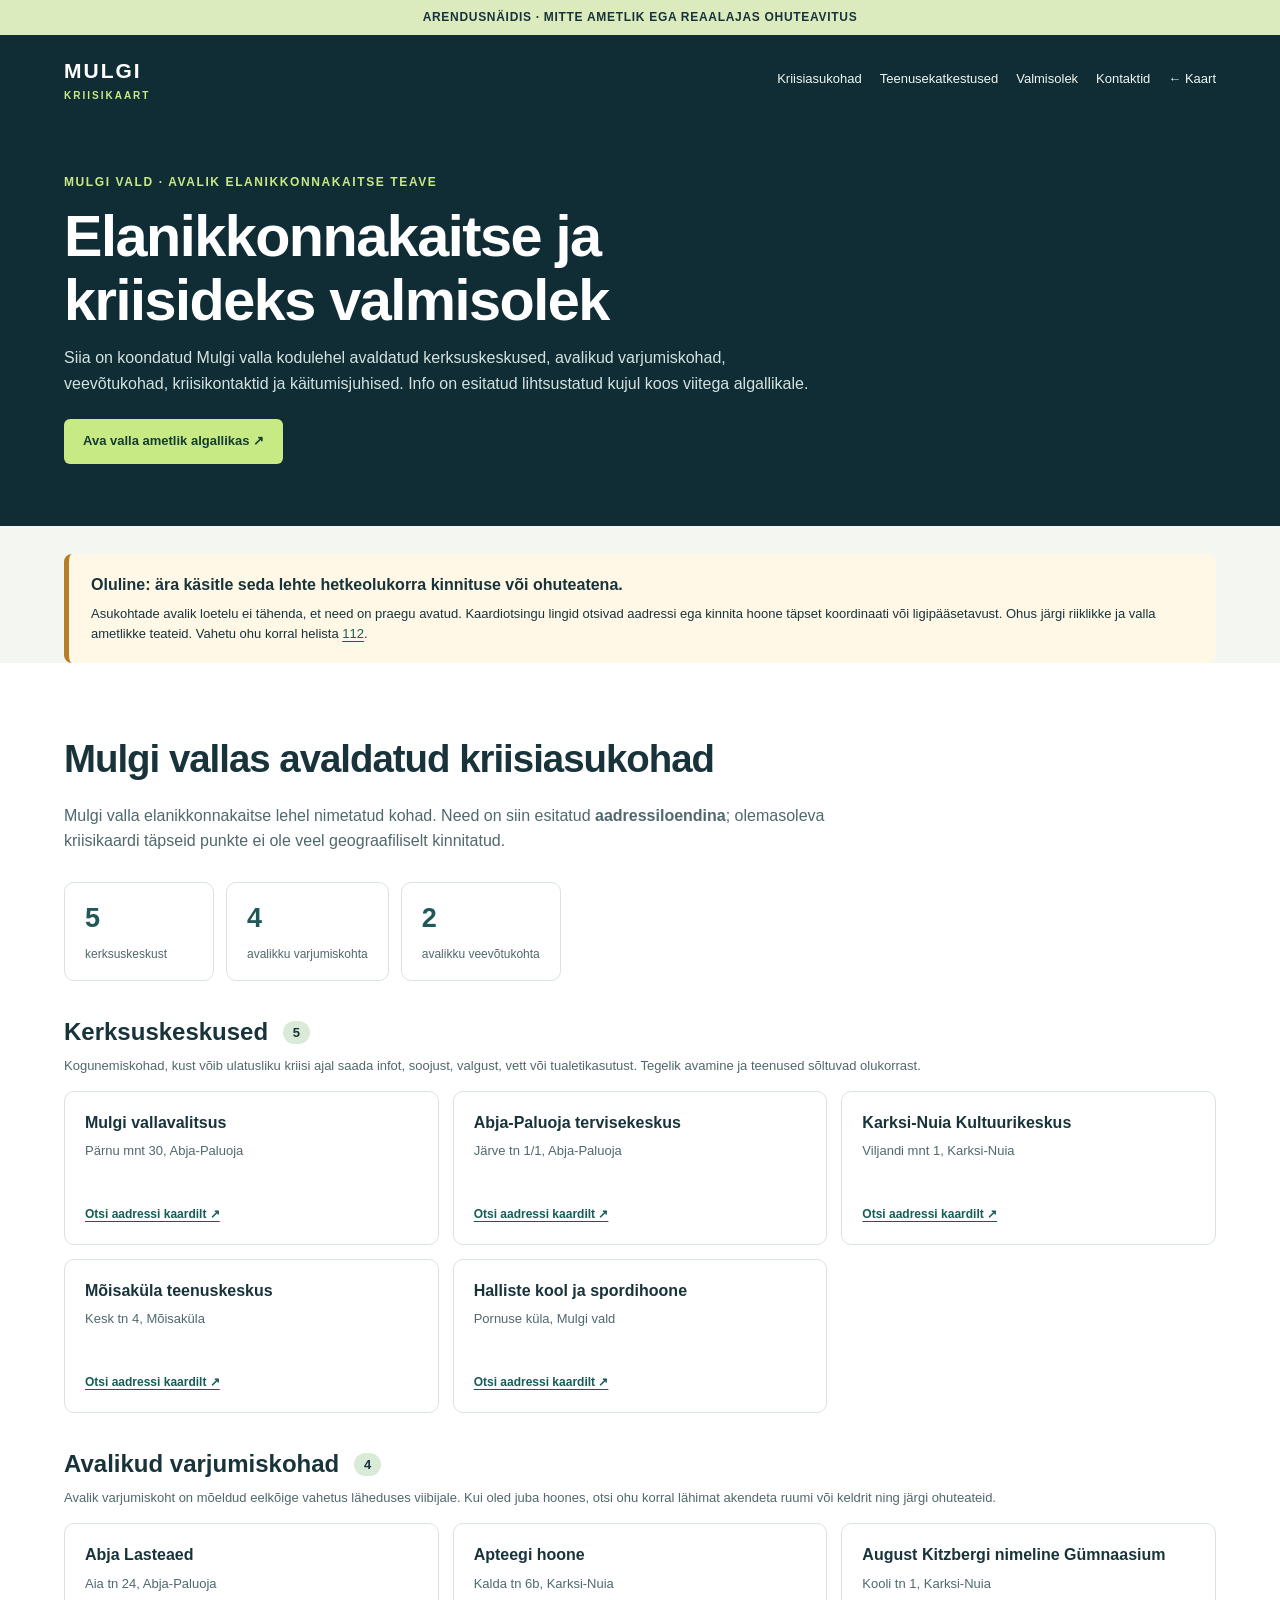
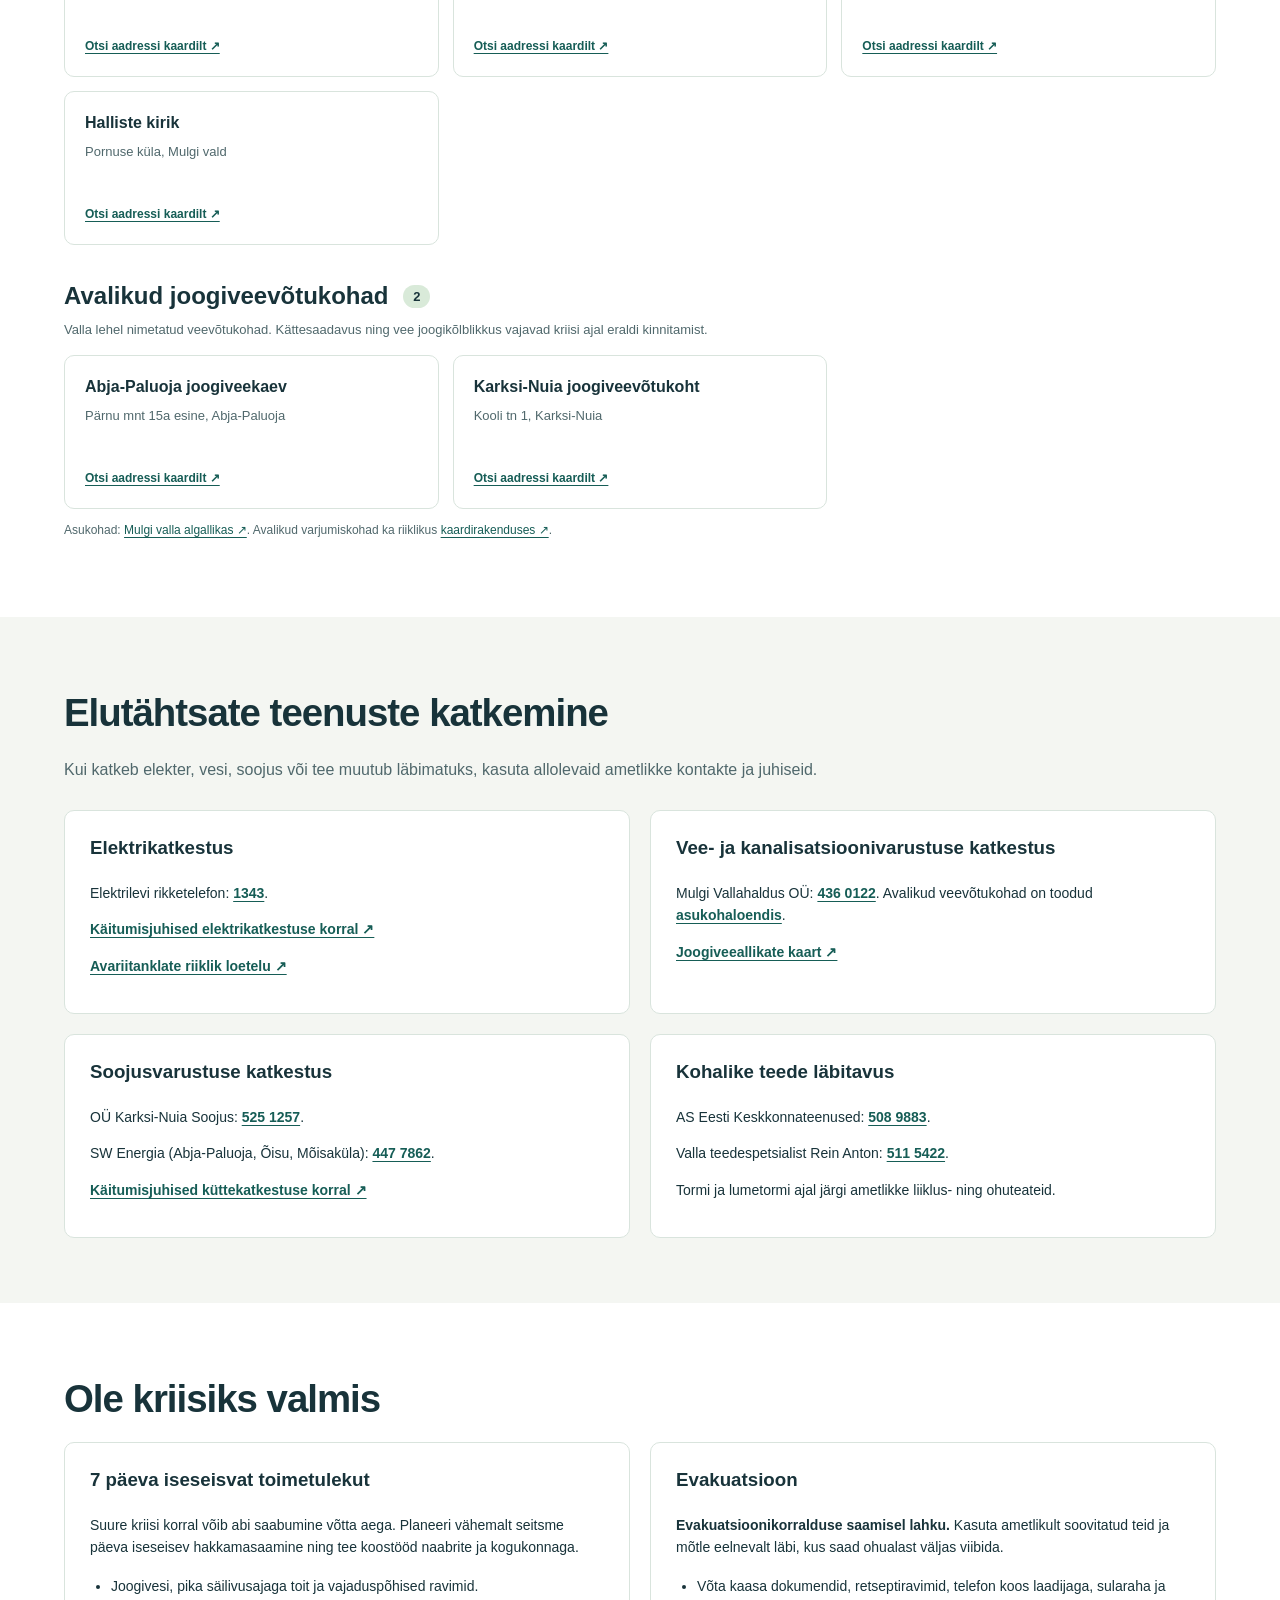
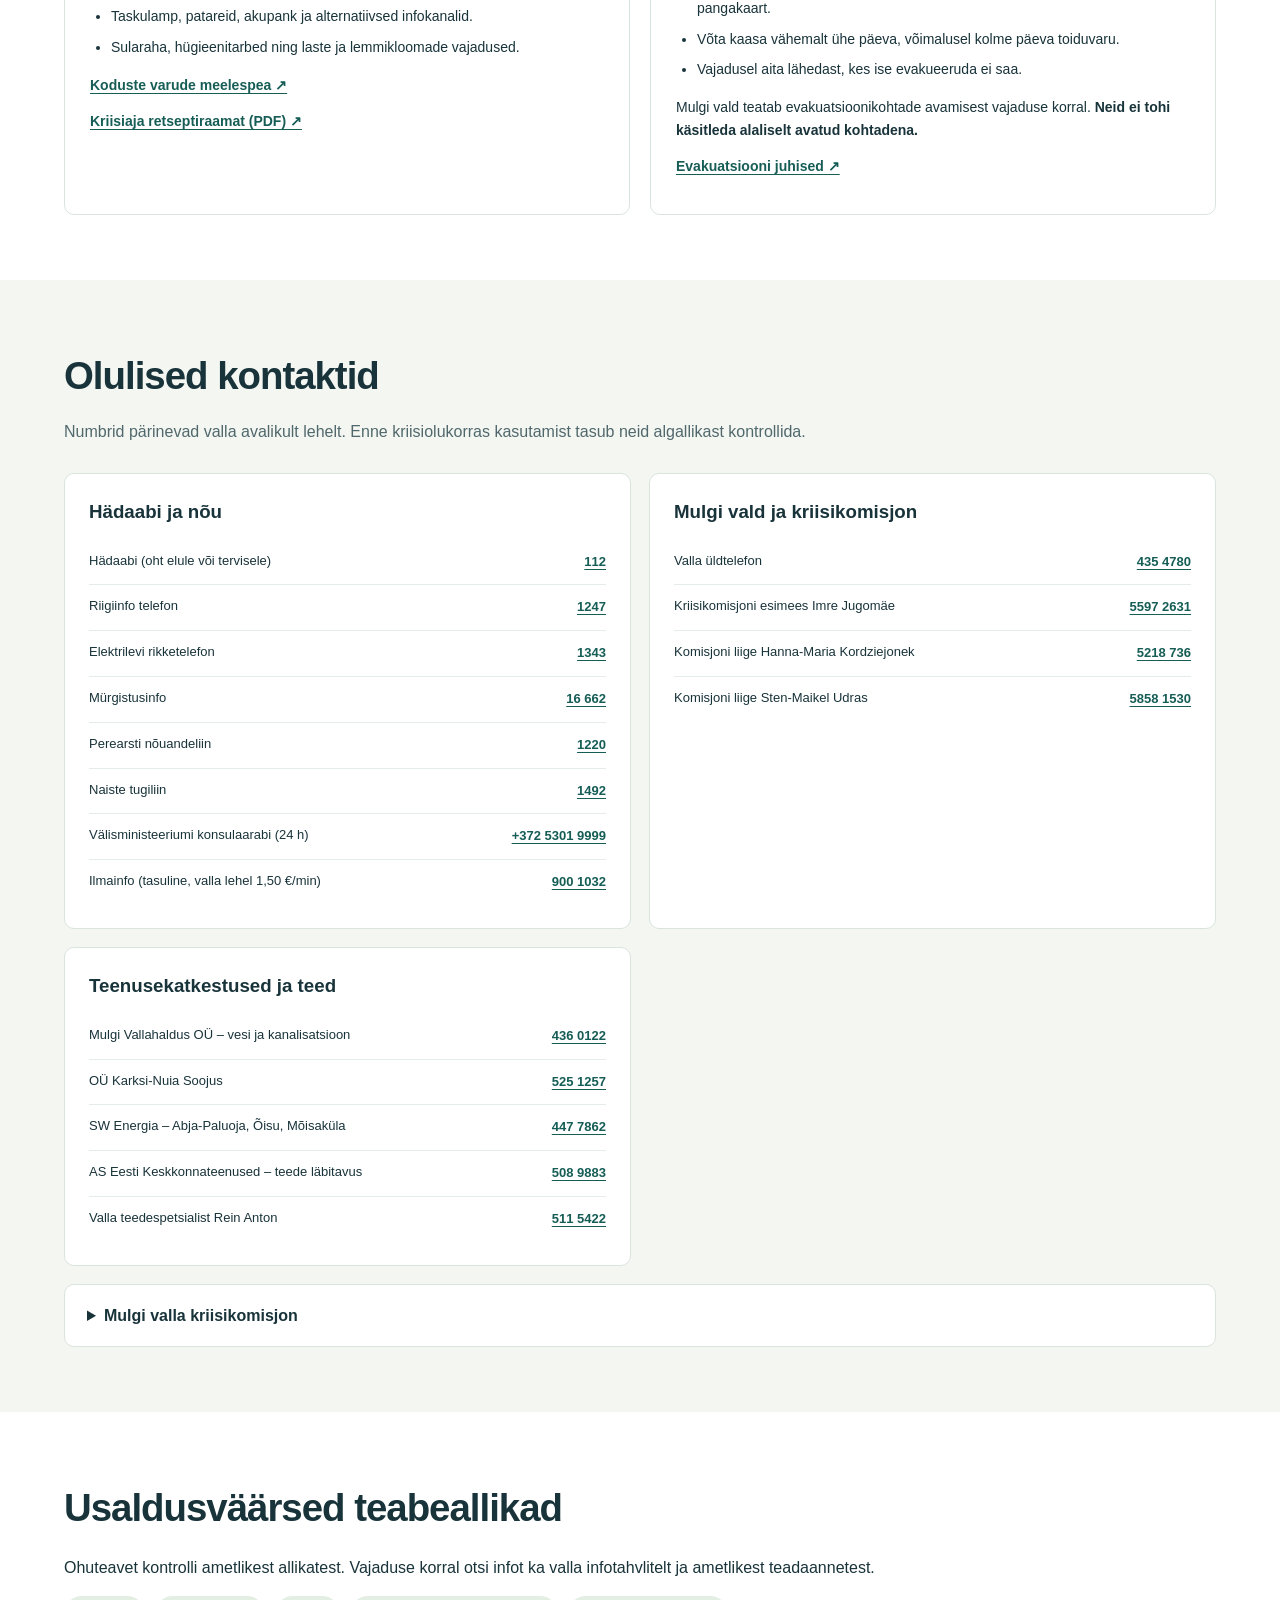
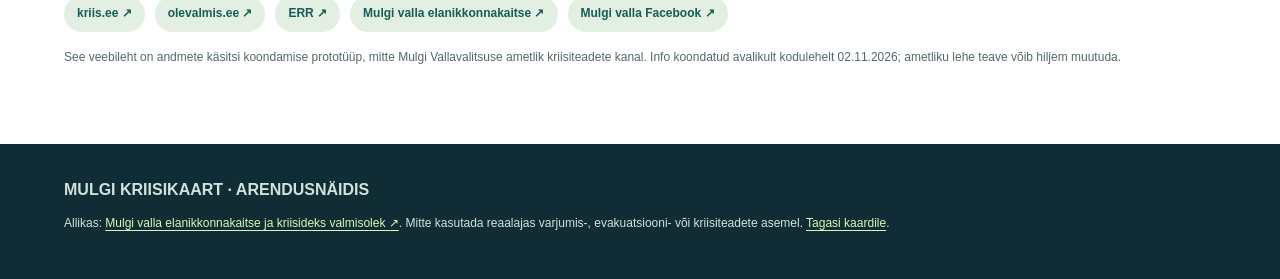
<file: elanikkonnakaitse.html>
<!doctype html>
<html lang="et">
<head>
 <meta charset="utf-8">
 <meta name="viewport" content="width=device-width, initial-scale=1">
 <meta name="theme-color" content="#102d35">
 <meta name="description" content="Mulgi valla avaliku elanikkonnakaitse teabe koond: kerksuskeskused, varjumiskohad, veevõtukohad, juhised ja kontaktid. Mitteametlik arendusnäidis.">
 <title>Elanikkonnakaitse ja kriisideks valmisolek | Mulgi kriisikaart</title>
 <style>
 :root{--navy:#102d35;--green:#c8ea84;--ink:#18333a;--muted:#50686c;--bg:#f4f6f2;--line:#d9e4dd}
 *{box-sizing:border-box}html{scroll-behavior:smooth}body{font-family:Inter,Segoe UI,Arial,sans-serif;margin:0;color:var(--ink);background:var(--bg);line-height:1.6}a{color:#165d56;text-underline-offset:3px}a:focus-visible{outline:3px solid #e4a93c;outline-offset:3px}
 .container{max-width:1200px;margin:auto;padding:0 24px}.skip{position:absolute;left:-10000px}.skip:focus{left:10px;top:10px;padding:12px;background:white;z-index:999}
 .ribbon{background:#dcebbd;text-align:center;padding:8px 12px;font-size:12px;font-weight:800;letter-spacing:.7px}
 header{background:var(--navy);color:white}.top{display:flex;align-items:center;justify-content:space-between;gap:18px;padding-top:19px;padding-bottom:19px}.logo{font-weight:900;letter-spacing:2px;font-size:21px;color:white;text-decoration:none}.logo span{display:block;font-size:10px;letter-spacing:2px;color:var(--green)}
 .top nav{display:flex;gap:18px;flex-wrap:wrap}.top nav a{color:#edf7f2;font-size:13px;text-decoration:none}.top nav a:hover{text-decoration:underline}
 .hero{background:var(--navy);color:white;padding:50px 0 62px}.eyebrow{color:var(--green);font-size:12px;letter-spacing:1.6px;font-weight:900;text-transform:uppercase}.hero h1{font-size:clamp(35px,4.5vw,58px);line-height:1.12;letter-spacing:-1.5px;margin:12px 0}.hero p{max-width:750px;color:#d3e2e1;margin:0 0 23px}.button{display:inline-flex;align-items:center;padding:12px 19px;background:var(--green);color:#153b35;text-decoration:none;font-size:13px;font-weight:800;border-radius:6px}
 .alert{border-left:5px solid #b77d25;background:#fff8e6;border-radius:8px;padding:18px 22px;margin:28px 0 0}.alert strong{display:block;margin-bottom:6px}.alert p{margin:0;font-size:13px}
 .section{padding:65px 0}.section:nth-of-type(even){background:white}.section h2{font-size:clamp(28px,3vw,39px);letter-spacing:-1px;margin:0 0 13px}.lead{max-width:800px;color:var(--muted);margin:0 0 28px}
 .stats{display:flex;flex-wrap:wrap;gap:12px;margin:27px 0}.stat{padding:14px 20px;border:1px solid var(--line);border-radius:10px;background:white;min-width:150px}.stat b{display:block;font-size:27px;color:#205958}.stat span{font-size:12px;color:var(--muted)}
 .locations-group{margin-top:32px}.group-title h3{font-size:24px;margin:0 0 5px}.group-title h3 span{font-size:13px;background:#d9ead9;border-radius:25px;padding:4px 10px;margin-left:8px;vertical-align:middle}.group-title p{color:var(--muted);font-size:13px;max-width:940px;margin:0 0 14px}
 .locations-grid{display:grid;grid-template-columns:repeat(3,minmax(0,1fr));gap:14px}.point{background:white;border:1px solid var(--line);border-radius:10px;padding:20px;min-height:154px;display:flex;flex-direction:column}.point h4{font-size:16px;margin:0 0 8px;line-height:1.35}.point p{font-size:13px;color:var(--muted);margin:0 0 12px}.point a{font-size:12px;font-weight:800;margin-top:auto}
 .cols{display:grid;grid-template-columns:repeat(2,minmax(0,1fr));gap:20px}.panel{padding:22px 25px;border-radius:10px;background:white;border:1px solid var(--line)}.panel h3{margin-top:0}.panel p,.panel li{font-size:14px}.panel li{margin:8px 0}.panel ul{padding-left:21px}.panel a{font-weight:700}
 .contacts{display:grid;grid-template-columns:repeat(2,minmax(0,1fr));gap:18px}.contact-card{background:#fff;border-radius:10px;border:1px solid var(--line);padding:23px 24px}.contact-card h3{margin:0 0 13px}.contact-card dl{margin:0}.contact-card dl div{display:flex;justify-content:space-between;gap:12px;padding:12px 0;border-bottom:1px solid #e5ebe7}.contact-card dl div:last-child{border:0}.contact-card dt{font-size:13px;line-height:1.35}.contact-card dd{margin:0;font-size:13px;white-space:nowrap;font-weight:800}
 details{background:#fff;border:1px solid var(--line);border-radius:10px;margin-top:18px;padding:18px 22px}summary{cursor:pointer;font-weight:800}details p{font-size:14px;color:var(--muted)}
 .links{display:flex;gap:10px;flex-wrap:wrap;margin:16px 0}.links a{display:inline-block;background:#e3efe3;border-radius:25px;padding:8px 13px;font-size:12px;font-weight:800;text-decoration:none}
 .small{font-size:12px;color:var(--muted)}footer{background:var(--navy);color:#d1e2de;padding:33px 0}footer p{font-size:12px;max-width:900px}footer a{color:#dbf7b6}
 @media(max-width:800px){.locations-grid,.cols,.contacts{grid-template-columns:1fr 1fr}.top{align-items:start;flex-direction:column}}
 @media(max-width:600px){.container{padding:0 17px}.locations-grid,.cols,.contacts{grid-template-columns:1fr}.section{padding:44px 0}.top nav{gap:12px}.contact-card dl div{flex-direction:column;gap:5px}.hero{padding:40px 0}.stat{flex:1 1 40%}}
 @media print{.ribbon,header nav,.button{display:none}.hero{color:black;background:white}.hero p{color:black}.section{padding:20px 0}.locations-grid,.contacts,.cols{grid-template-columns:1fr 1fr}}
 </style>
</head>
<body>
<a class="skip" href="#sisu">Liigu sisu juurde</a>
<div class="ribbon">ARENDUSNÄIDIS · MITTE AMETLIK EGA REAALAJAS OHUTEAVITUS</div>
<header><div class="top container"><a class="logo" href="./index.html">MULGI <span>KRIISIKAART</span></a><nav aria-label="Teemad"><a href="#asukohad">Kriisiasukohad</a><a href="#teenused">Teenusekatkestused</a><a href="#evakuatsioon">Valmisolek</a><a href="#kontaktid">Kontaktid</a><a href="./index.html">← Kaart</a></nav></div></header>
<main id="sisu">
 <section class="hero"><div class="container"><div class="eyebrow">Mulgi vald · avalik elanikkonnakaitse teave</div><h1>Elanikkonnakaitse ja<br>kriisideks valmisolek</h1><p>Siia on koondatud Mulgi valla kodulehel avaldatud kerksuskeskused, avalikud varjumiskohad, veevõtukohad, kriisikontaktid ja käitumisjuhised. Info on esitatud lihtsustatud kujul koos viitega algallikale.</p><a class="button" href="https://mulgivald.ee/vald-uudised-ja-kontakt/elanikkonnakaitse/elanikkonnakaitse-ja-kriisideks-valmisolek/" target="_blank" rel="noopener noreferrer">Ava valla ametlik algallikas ↗</a></div></section>
 <div class="container"><div class="alert" role="note"><strong>Oluline: ära käsitle seda lehte hetkeolukorra kinnituse või ohuteatena.</strong><p>Asukohtade avalik loetelu ei tähenda, et need on praegu avatud. Kaardiotsingu lingid otsivad aadressi ega kinnita hoone täpset koordinaati või ligipääsetavust. Ohus järgi riiklikke ja valla ametlikke teateid. Vahetu ohu korral helista <a href="tel:112">112</a>.</p></div></div>
 <section id="asukohad" class="section"><div class="container"><h2>Mulgi vallas avaldatud kriisiasukohad</h2><p class="lead">Mulgi valla elanikkonnakaitse lehel nimetatud kohad. Need on siin esitatud <strong>aadressiloendina</strong>; olemasoleva kriisikaardi täpseid punkte ei ole veel geograafiliselt kinnitatud.</p><div class="stats"><div class="stat"><b>5</b><span>kerksuskeskust</span></div><div class="stat"><b>4</b><span>avalikku varjumiskohta</span></div><div class="stat"><b>2</b><span>avalikku veevõtukohta</span></div></div><section id="kerksus" class="locations-group"><div class="group-title"><h3>Kerksuskeskused <span>5</span></h3><p>Kogunemiskohad, kust võib ulatusliku kriisi ajal saada infot, soojust, valgust, vett või tualetikasutust. Tegelik avamine ja teenused sõltuvad olukorrast.</p></div><div class="locations-grid"><article class="point"><h4>Mulgi vallavalitsus</h4><p>Pärnu mnt 30, Abja-Paluoja</p><a href="https://www.openstreetmap.org/search?query=P%C3%A4rnu%20mnt%2030%2C%20Abja-Paluoja%2C%20Eesti" target="_blank" rel="noopener noreferrer">Otsi aadressi kaardilt ↗</a></article><article class="point"><h4>Abja-Paluoja tervisekeskus</h4><p>Järve tn 1/1, Abja-Paluoja</p><a href="https://www.openstreetmap.org/search?query=J%C3%A4rve%20tn%201%2F1%2C%20Abja-Paluoja%2C%20Eesti" target="_blank" rel="noopener noreferrer">Otsi aadressi kaardilt ↗</a></article><article class="point"><h4>Karksi-Nuia Kultuurikeskus</h4><p>Viljandi mnt 1, Karksi-Nuia</p><a href="https://www.openstreetmap.org/search?query=Viljandi%20mnt%201%2C%20Karksi-Nuia%2C%20Eesti" target="_blank" rel="noopener noreferrer">Otsi aadressi kaardilt ↗</a></article><article class="point"><h4>Mõisaküla teenuskeskus</h4><p>Kesk tn 4, Mõisaküla</p><a href="https://www.openstreetmap.org/search?query=Kesk%20tn%204%2C%20M%C3%B5isak%C3%BCla%2C%20Eesti" target="_blank" rel="noopener noreferrer">Otsi aadressi kaardilt ↗</a></article><article class="point"><h4>Halliste kool ja spordihoone</h4><p>Pornuse küla, Mulgi vald</p><a href="https://www.openstreetmap.org/search?query=Pornuse%20k%C3%BCla%2C%20Mulgi%20vald%2C%20Eesti" target="_blank" rel="noopener noreferrer">Otsi aadressi kaardilt ↗</a></article></div></section>
<section id="varjumine" class="locations-group"><div class="group-title"><h3>Avalikud varjumiskohad <span>4</span></h3><p>Avalik varjumiskoht on mõeldud eelkõige vahetus läheduses viibijale. Kui oled juba hoones, otsi ohu korral lähimat akendeta ruumi või keldrit ning järgi ohuteateid.</p></div><div class="locations-grid"><article class="point"><h4>Abja Lasteaed</h4><p>Aia tn 24, Abja-Paluoja</p><a href="https://www.openstreetmap.org/search?query=Aia%20tn%2024%2C%20Abja-Paluoja%2C%20Eesti" target="_blank" rel="noopener noreferrer">Otsi aadressi kaardilt ↗</a></article><article class="point"><h4>Apteegi hoone</h4><p>Kalda tn 6b, Karksi-Nuia</p><a href="https://www.openstreetmap.org/search?query=Kalda%20tn%206b%2C%20Karksi-Nuia%2C%20Eesti" target="_blank" rel="noopener noreferrer">Otsi aadressi kaardilt ↗</a></article><article class="point"><h4>August Kitzbergi nimeline Gümnaasium</h4><p>Kooli tn 1, Karksi-Nuia</p><a href="https://www.openstreetmap.org/search?query=Kooli%20tn%201%2C%20Karksi-Nuia%2C%20Eesti" target="_blank" rel="noopener noreferrer">Otsi aadressi kaardilt ↗</a></article><article class="point"><h4>Halliste kirik</h4><p>Pornuse küla, Mulgi vald</p><a href="https://www.openstreetmap.org/search?query=Pornuse%20k%C3%BCla%2C%20Mulgi%20vald%2C%20Eesti" target="_blank" rel="noopener noreferrer">Otsi aadressi kaardilt ↗</a></article></div></section>
<section id="vesi" class="locations-group"><div class="group-title"><h3>Avalikud joogiveevõtukohad <span>2</span></h3><p>Valla lehel nimetatud veevõtukohad. Kättesaadavus ning vee joogikõlblikkus vajavad kriisi ajal eraldi kinnitamist.</p></div><div class="locations-grid"><article class="point"><h4>Abja-Paluoja joogiveekaev</h4><p>Pärnu mnt 15a esine, Abja-Paluoja</p><a href="https://www.openstreetmap.org/search?query=P%C3%A4rnu%20mnt%2015a%20esine%2C%20Abja-Paluoja%2C%20Eesti" target="_blank" rel="noopener noreferrer">Otsi aadressi kaardilt ↗</a></article><article class="point"><h4>Karksi-Nuia joogiveevõtukoht</h4><p>Kooli tn 1, Karksi-Nuia</p><a href="https://www.openstreetmap.org/search?query=Kooli%20tn%201%2C%20Karksi-Nuia%2C%20Eesti" target="_blank" rel="noopener noreferrer">Otsi aadressi kaardilt ↗</a></article></div></section><p class="small">Asukohad: <a href="https://mulgivald.ee/vald-uudised-ja-kontakt/elanikkonnakaitse/elanikkonnakaitse-ja-kriisideks-valmisolek/" target="_blank" rel="noopener noreferrer">Mulgi valla algallikas ↗</a>. Avalikud varjumiskohad ka riiklikus <a href="https://xgis.maaamet.ee/xgis2/page/app/paasteamet_varjumiskohad" target="_blank" rel="noopener noreferrer">kaardirakenduses ↗</a>.</p></div></section>
 <section id="teenused" class="section"><div class="container"><h2>Elutähtsate teenuste katkemine</h2><p class="lead">Kui katkeb elekter, vesi, soojus või tee muutub läbimatuks, kasuta allolevaid ametlikke kontakte ja juhiseid.</p><div class="cols">
  <article class="panel"><h3>Elektrikatkestus</h3><p>Elektrilevi rikketelefon: <strong><a href="tel:1343">1343</a></strong>.</p><p><a href="https://www.olevalmis.ee/elektrikatkestus" target="_blank" rel="noopener noreferrer">Käitumisjuhised elektrikatkestuse korral ↗</a></p><p><a href="https://varudekeskus.ee/eesti-varude-keskus/toimepidevus/vedelkutused/avariitanklad" target="_blank" rel="noopener noreferrer">Avariitanklate riiklik loetelu ↗</a></p></article>
  <article class="panel"><h3>Vee- ja kanalisatsioonivarustuse katkestus</h3><p>Mulgi Vallahaldus OÜ: <strong><a href="tel:+3724360122">436 0122</a></strong>. Avalikud veevõtukohad on toodud <a href="#vesi">asukohaloendis</a>.</p><p><a href="https://allikad.info/springs" target="_blank" rel="noopener noreferrer">Joogiveeallikate kaart ↗</a></p></article>
  <article class="panel"><h3>Soojusvarustuse katkestus</h3><p>OÜ Karksi-Nuia Soojus: <strong><a href="tel:+3725251257">525 1257</a></strong>.</p><p>SW Energia (Abja-Paluoja, Õisu, Mõisaküla): <strong><a href="tel:+3724477862">447 7862</a></strong>.</p><p><a href="https://www.olevalmis.ee/kuttekatkestus" target="_blank" rel="noopener noreferrer">Käitumisjuhised küttekatkestuse korral ↗</a></p></article>
  <article class="panel"><h3>Kohalike teede läbitavus</h3><p>AS Eesti Keskkonnateenused: <strong><a href="tel:+3725089883">508 9883</a></strong>.</p><p>Valla teedespetsialist Rein Anton: <strong><a href="tel:+3725115422">511 5422</a></strong>.</p><p>Tormi ja lumetormi ajal järgi ametlikke liiklus- ning ohuteateid.</p></article>
 </div></div></section>
 <section id="evakuatsioon" class="section"><div class="container"><h2>Ole kriisiks valmis</h2><div class="cols">
  <article class="panel"><h3>7 päeva iseseisvat toimetulekut</h3><p>Suure kriisi korral võib abi saabumine võtta aega. Planeeri vähemalt seitsme päeva iseseisev hakkamasaamine ning tee koostööd naabrite ja kogukonnaga.</p><ul><li>Joogivesi, pika säilivusajaga toit ja vajaduspõhised ravimid.</li><li>Taskulamp, patareid, akupank ja alternatiivsed infokanalid.</li><li>Sularaha, hügieenitarbed ning laste ja lemmikloomade vajadused.</li></ul><p><a href="https://www.olevalmis.ee/kodused-varud" target="_blank" rel="noopener noreferrer">Koduste varude meelespea ↗</a></p><p><a href="https://www.rescue.ee/files/2022-03/pa-retseptid-a5trykk.pdf?ab7846f344=" target="_blank" rel="noopener noreferrer">Kriisiaja retseptiraamat (PDF) ↗</a></p></article>
  <article class="panel"><h3>Evakuatsioon</h3><p><strong>Evakuatsioonikorralduse saamisel lahku.</strong> Kasuta ametlikult soovitatud teid ja mõtle eelnevalt läbi, kus saad ohualast väljas viibida.</p><ul><li>Võta kaasa dokumendid, retseptiravimid, telefon koos laadijaga, sularaha ja pangakaart.</li><li>Võta kaasa vähemalt ühe päeva, võimalusel kolme päeva toiduvaru.</li><li>Vajadusel aita lähedast, kes ise evakueeruda ei saa.</li></ul><p>Mulgi vald teatab evakuatsioonikohtade avamisest vajaduse korral. <strong>Neid ei tohi käsitleda alaliselt avatud kohtadena.</strong></p><p><a href="https://www.olevalmis.ee/ulatuslik-evakuatsioon" target="_blank" rel="noopener noreferrer">Evakuatsiooni juhised ↗</a></p></article>
 </div></div></section>
 <section id="kontaktid" class="section"><div class="container"><h2>Olulised kontaktid</h2><p class="lead">Numbrid pärinevad valla avalikult lehelt. Enne kriisiolukorras kasutamist tasub neid algallikast kontrollida.</p><div class="contacts"><section class="contact-card"><h3>Hädaabi ja nõu</h3><dl><div><dt>Hädaabi (oht elule või tervisele)</dt><dd><a href="tel:+372112">112</a></dd></div><div><dt>Riigiinfo telefon</dt><dd><a href="tel:1247">1247</a></dd></div><div><dt>Elektrilevi rikketelefon</dt><dd><a href="tel:1343">1343</a></dd></div><div><dt>Mürgistusinfo</dt><dd><a href="tel:16662">16 662</a></dd></div><div><dt>Perearsti nõuandeliin</dt><dd><a href="tel:1220">1220</a></dd></div><div><dt>Naiste tugiliin</dt><dd><a href="tel:1492">1492</a></dd></div><div><dt>Välisministeeriumi konsulaarabi (24 h)</dt><dd><a href="tel:+37253019999">+372 5301 9999</a></dd></div><div><dt>Ilmainfo (tasuline, valla lehel 1,50 €/min)</dt><dd><a href="tel:9001032">900 1032</a></dd></div></dl></section><section class="contact-card"><h3>Mulgi vald ja kriisikomisjon</h3><dl><div><dt>Valla üldtelefon</dt><dd><a href="tel:+3724354780">435 4780</a></dd></div><div><dt>Kriisikomisjoni esimees Imre Jugomäe</dt><dd><a href="tel:+37255972631">5597 2631</a></dd></div><div><dt>Komisjoni liige Hanna-Maria Kordziejonek</dt><dd><a href="tel:+3725218736">5218 736</a></dd></div><div><dt>Komisjoni liige Sten-Maikel Udras</dt><dd><a href="tel:+37258581530">5858 1530</a></dd></div></dl></section><section class="contact-card"><h3>Teenusekatkestused ja teed</h3><dl><div><dt>Mulgi Vallahaldus OÜ – vesi ja kanalisatsioon</dt><dd><a href="tel:+3724360122">436 0122</a></dd></div><div><dt>OÜ Karksi-Nuia Soojus</dt><dd><a href="tel:+3725251257">525 1257</a></dd></div><div><dt>SW Energia – Abja-Paluoja, Õisu, Mõisaküla</dt><dd><a href="tel:+3724477862">447 7862</a></dd></div><div><dt>AS Eesti Keskkonnateenused – teede läbitavus</dt><dd><a href="tel:+3725089883">508 9883</a></dd></div><div><dt>Valla teedespetsialist Rein Anton</dt><dd><a href="tel:+3725115422">511 5422</a></dd></div></dl></section></div>
 <details><summary>Mulgi valla kriisikomisjon</summary><p>Komisjon koordineerib kohalikku kriisireguleerimist ning teabevahetust ja abi elanikele ning asutustele.</p><p>Valla lehel nimetatud liikmed: Imre Jugomäe (esimees), Sten-Maikel Udras, Üllar Priks, Ervin Tamberg, Reelika Liivak, Teele Ladva, Veiko Kuusik, Annika Veidenberg, Leo Liiber, Hanna-Maria Kordziejonek, Rein Anton, Liivi Loi, Indrek Bremraud ja Olavi Israel.</p></details>
 </div></section>
 <section class="section"><div class="container"><h2>Usaldusväärsed teabeallikad</h2><p>Ohuteavet kontrolli ametlikest allikatest. Vajaduse korral otsi infot ka valla infotahvlitelt ja ametlikest teadaannetest.</p><div class="links"><a href="https://www.kriis.ee/" target="_blank" rel="noopener noreferrer">kriis.ee ↗</a><a href="https://www.olevalmis.ee/" target="_blank" rel="noopener noreferrer">olevalmis.ee ↗</a><a href="https://www.err.ee/" target="_blank" rel="noopener noreferrer">ERR ↗</a><a href="https://mulgivald.ee/vald-uudised-ja-kontakt/elanikkonnakaitse/elanikkonnakaitse-ja-kriisideks-valmisolek/" target="_blank" rel="noopener noreferrer">Mulgi valla elanikkonnakaitse ↗</a><a href="https://www.facebook.com/mulgivald.ee" target="_blank" rel="noopener noreferrer">Mulgi valla Facebook ↗</a></div><p class="small">See veebileht on andmete käsitsi koondamise prototüüp, mitte Mulgi Vallavalitsuse ametlik kriisiteadete kanal. Info koondatud avalikult kodulehelt 02.11.2026; ametliku lehe teave võib hiljem muutuda.</p></div></section>
</main><footer><div class="container"><strong>MULGI KRIISIKAART · ARENDUSNÄIDIS</strong><p>Allikas: <a href="https://mulgivald.ee/vald-uudised-ja-kontakt/elanikkonnakaitse/elanikkonnakaitse-ja-kriisideks-valmisolek/" target="_blank" rel="noopener noreferrer">Mulgi valla elanikkonnakaitse ja kriisideks valmisolek ↗</a>. Mitte kasutada reaalajas varjumis-, evakuatsiooni- või kriisiteadete asemel. <a href="./index.html">Tagasi kaardile</a>.</p></div></footer>
</body></html>
</file>
